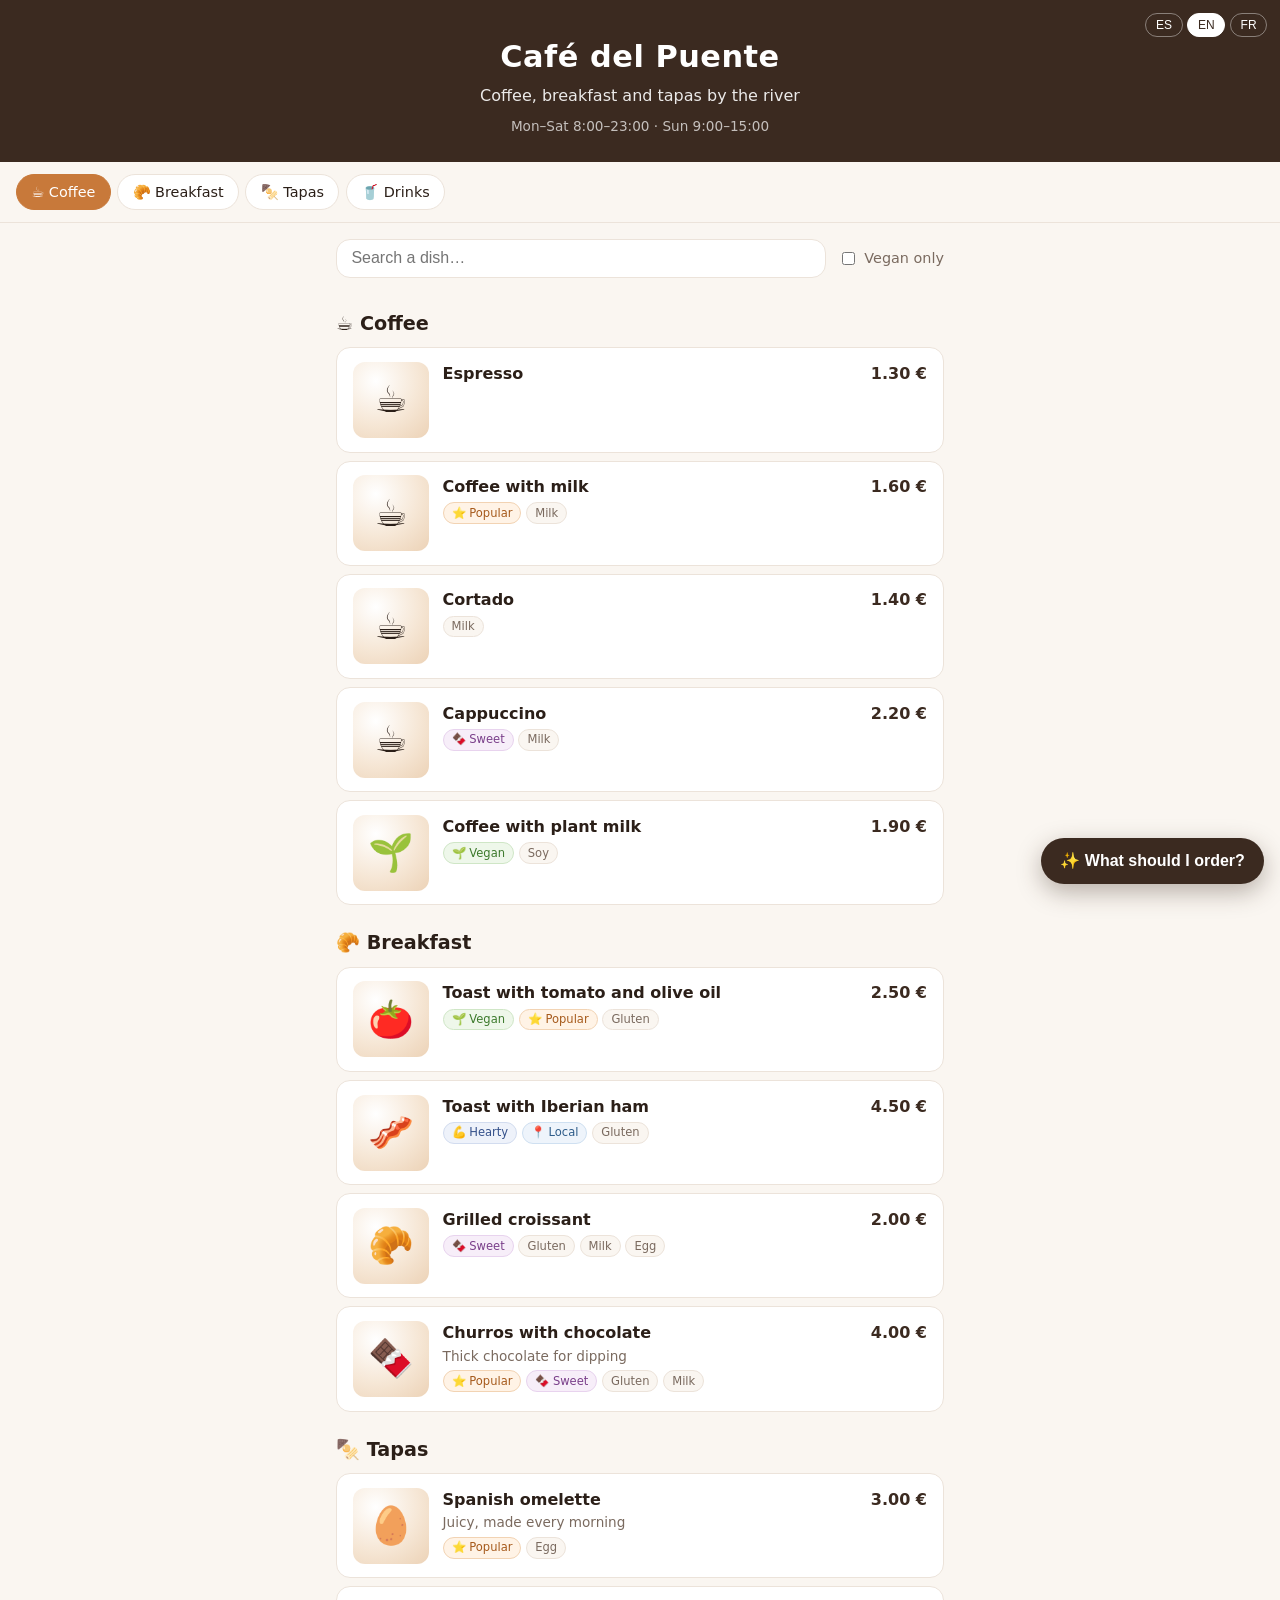
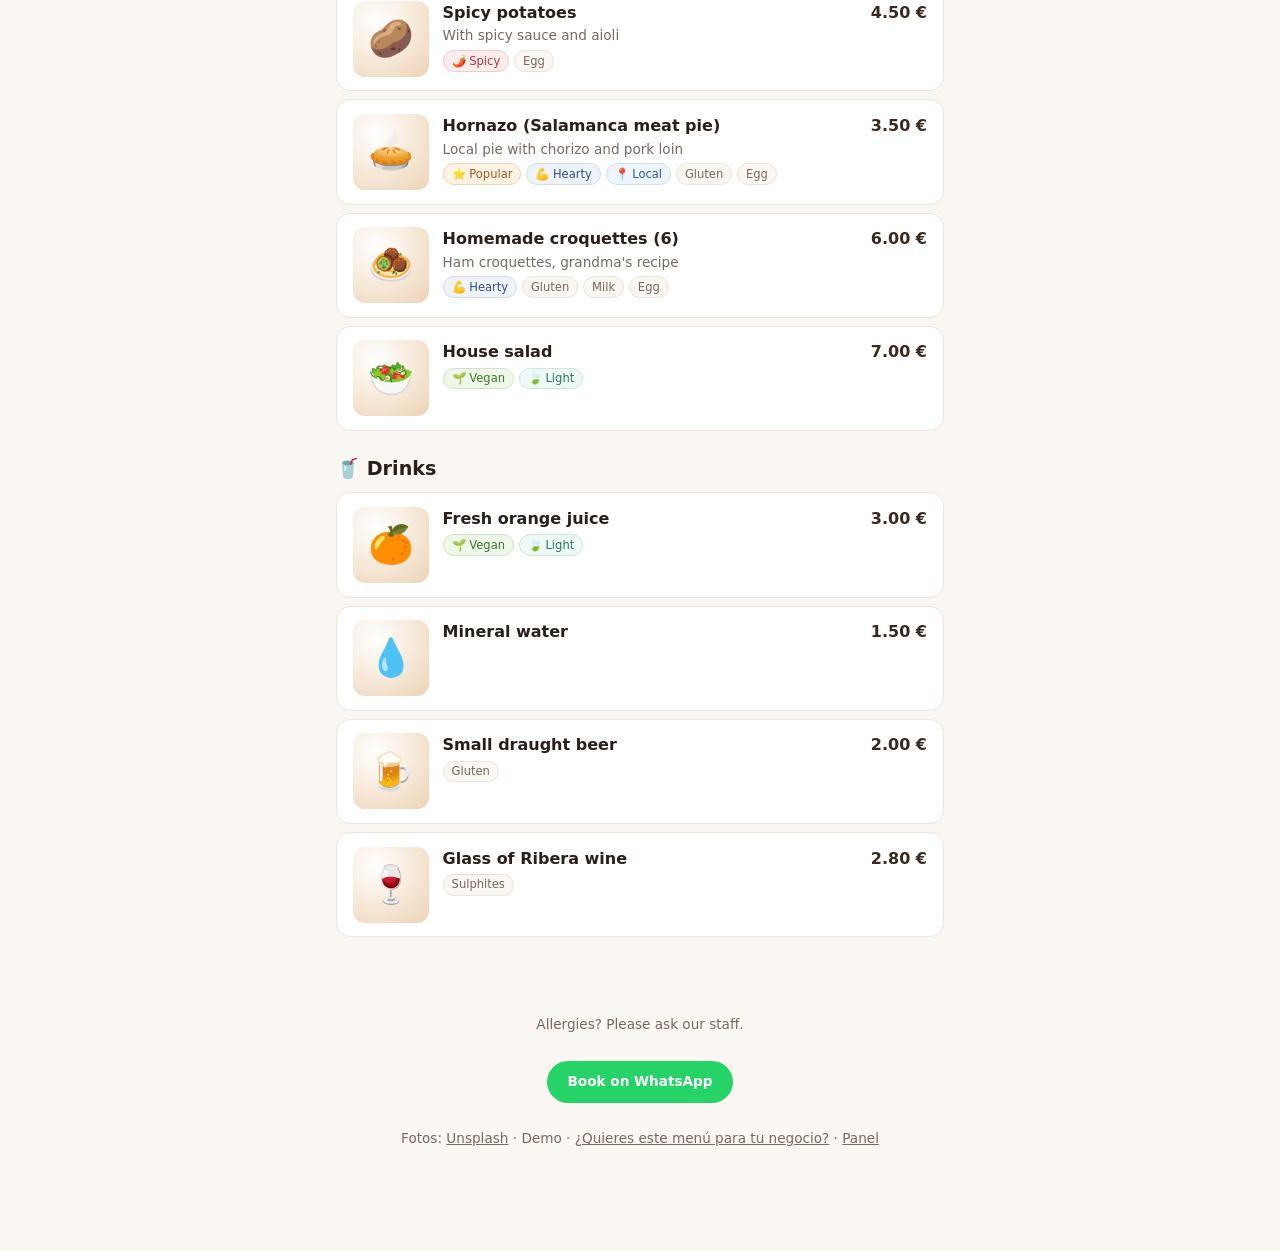
<file: index.html>
<!DOCTYPE html>
<html lang="es">
<head>
  <meta charset="UTF-8">
  <meta name="viewport" content="width=device-width, initial-scale=1.0">
  <meta name="description" content="Menú digital con código QR para cafeterías y bares. Multilingüe: español, inglés y francés.">
  <meta name="theme-color" content="#3b2a20">
  <title>Menú · Café del Puente</title>
  <link rel="stylesheet" href="style.css">
</head>
<body>
  <div id="draft-bar" class="draft-bar" hidden>
    <span id="draft-text"></span>
    <button id="draft-reset" type="button"></button>
  </div>

  <header class="hero">
    <div class="lang" role="group" aria-label="Idioma / Language / Langue">
      <button data-lang="es" aria-pressed="true">ES</button>
      <button data-lang="en" aria-pressed="false">EN</button>
      <button data-lang="fr" aria-pressed="false">FR</button>
    </div>
    <h1 id="cafe-name">Café del Puente</h1>
    <p id="cafe-tagline" class="tagline"></p>
    <p id="cafe-hours" class="hours"></p>
  </header>

  <nav class="tabs" id="tabs" aria-label="Categorías"></nav>

  <div class="tools">
    <input type="search" id="search" autocomplete="off">
    <label class="toggle">
      <input type="checkbox" id="vegan-only">
      <span id="vegan-label"></span>
    </label>
  </div>

  <main id="menu" aria-live="polite"></main>

  <footer class="footer">
    <p id="allergen-note"></p>
    <a id="whatsapp" class="whatsapp" target="_blank" rel="noopener"></a>
    <p class="credit">Fotos: <a href="https://unsplash.com" target="_blank" rel="noopener">Unsplash</a> · Demo · <a href="servicio.html">¿Quieres este menú para tu negocio?</a> · <a href="admin.html">Panel</a></p>
  </footer>

  <button id="ask-open" class="ask-open" type="button"></button>

  <section id="ask-panel" class="ask-panel" hidden aria-labelledby="ask-title">
    <header class="ask-head">
      <strong id="ask-title"></strong>
      <button id="ask-close" class="ask-close" type="button">✕</button>
    </header>
    <div id="ask-log" class="ask-log" aria-live="polite"></div>
    <form id="ask-form" class="ask-form">
      <input id="ask-input" type="text" autocomplete="off" maxlength="200">
      <button id="ask-send" type="submit"></button>
    </form>
  </section>

  <script src="menu-data.js"></script>
  <script src="assistant.js"></script>
  <script src="app.js"></script>
</body>
</html>
</file>
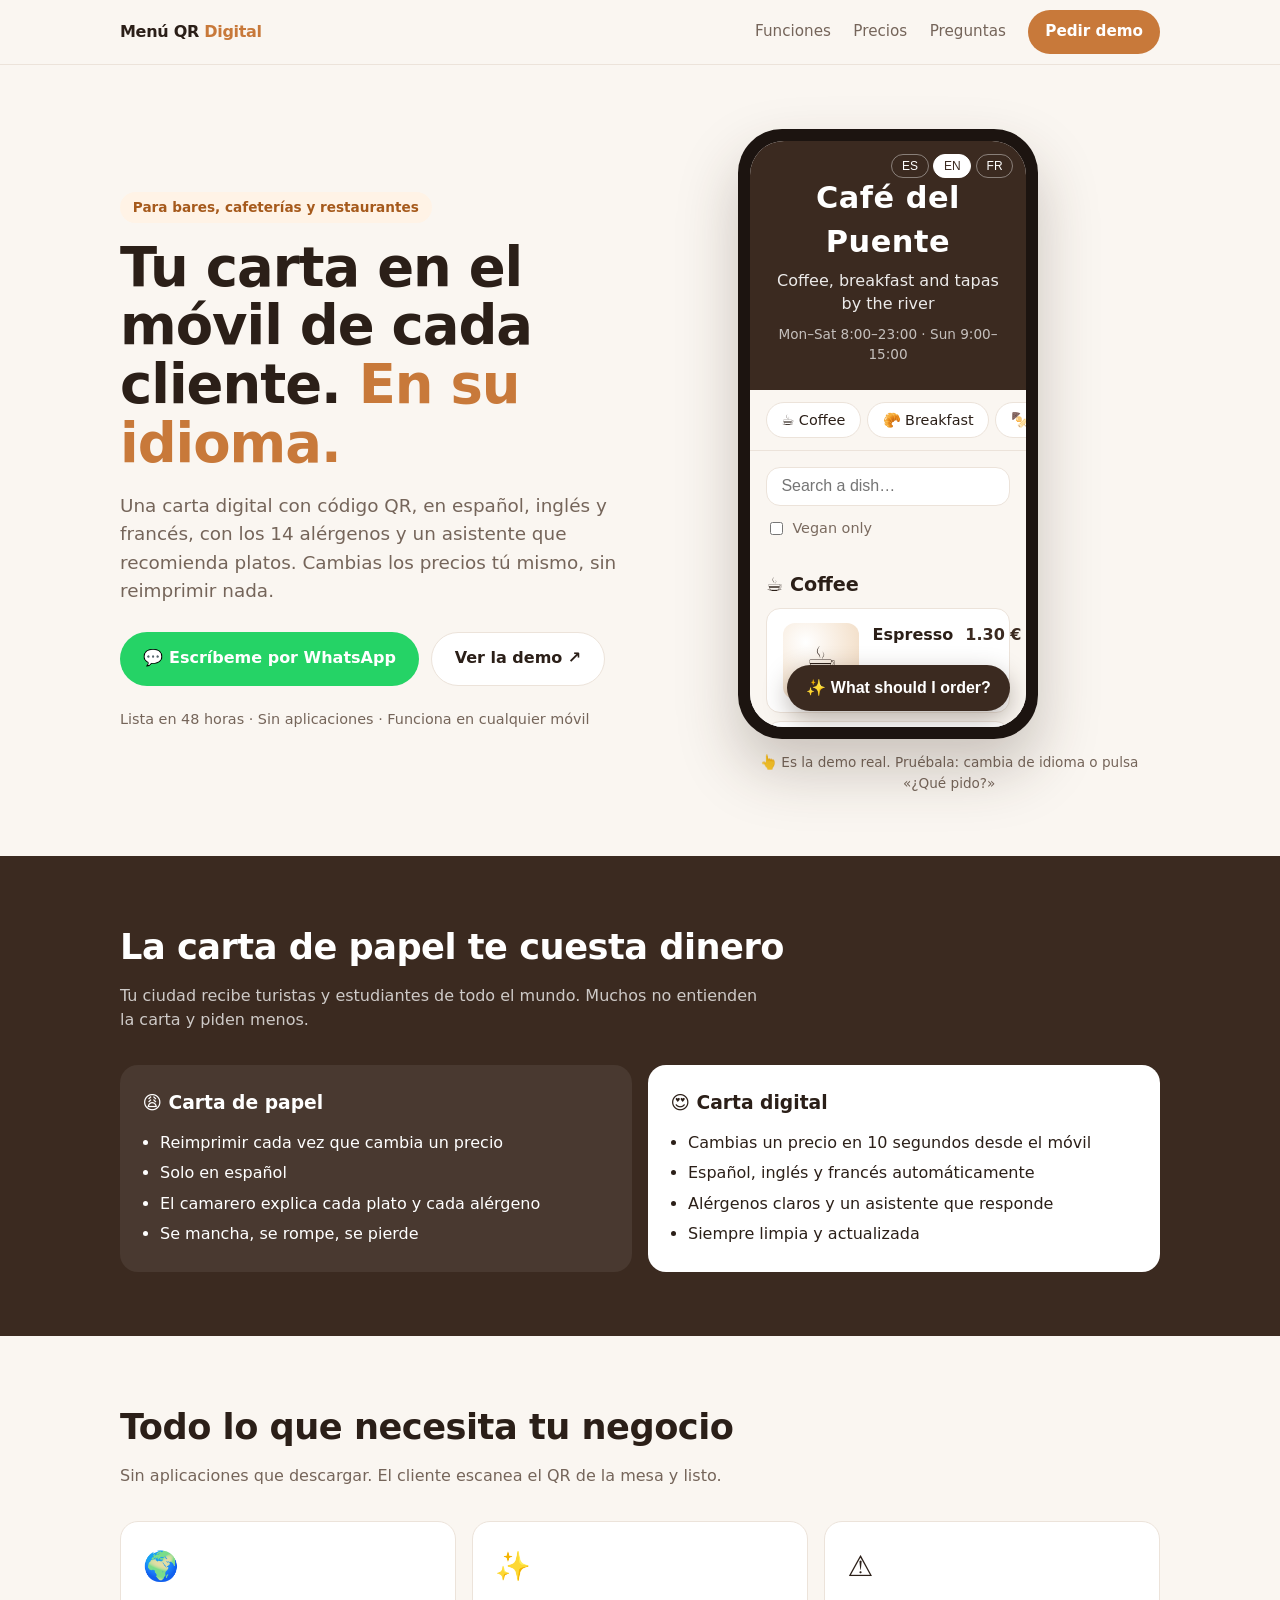
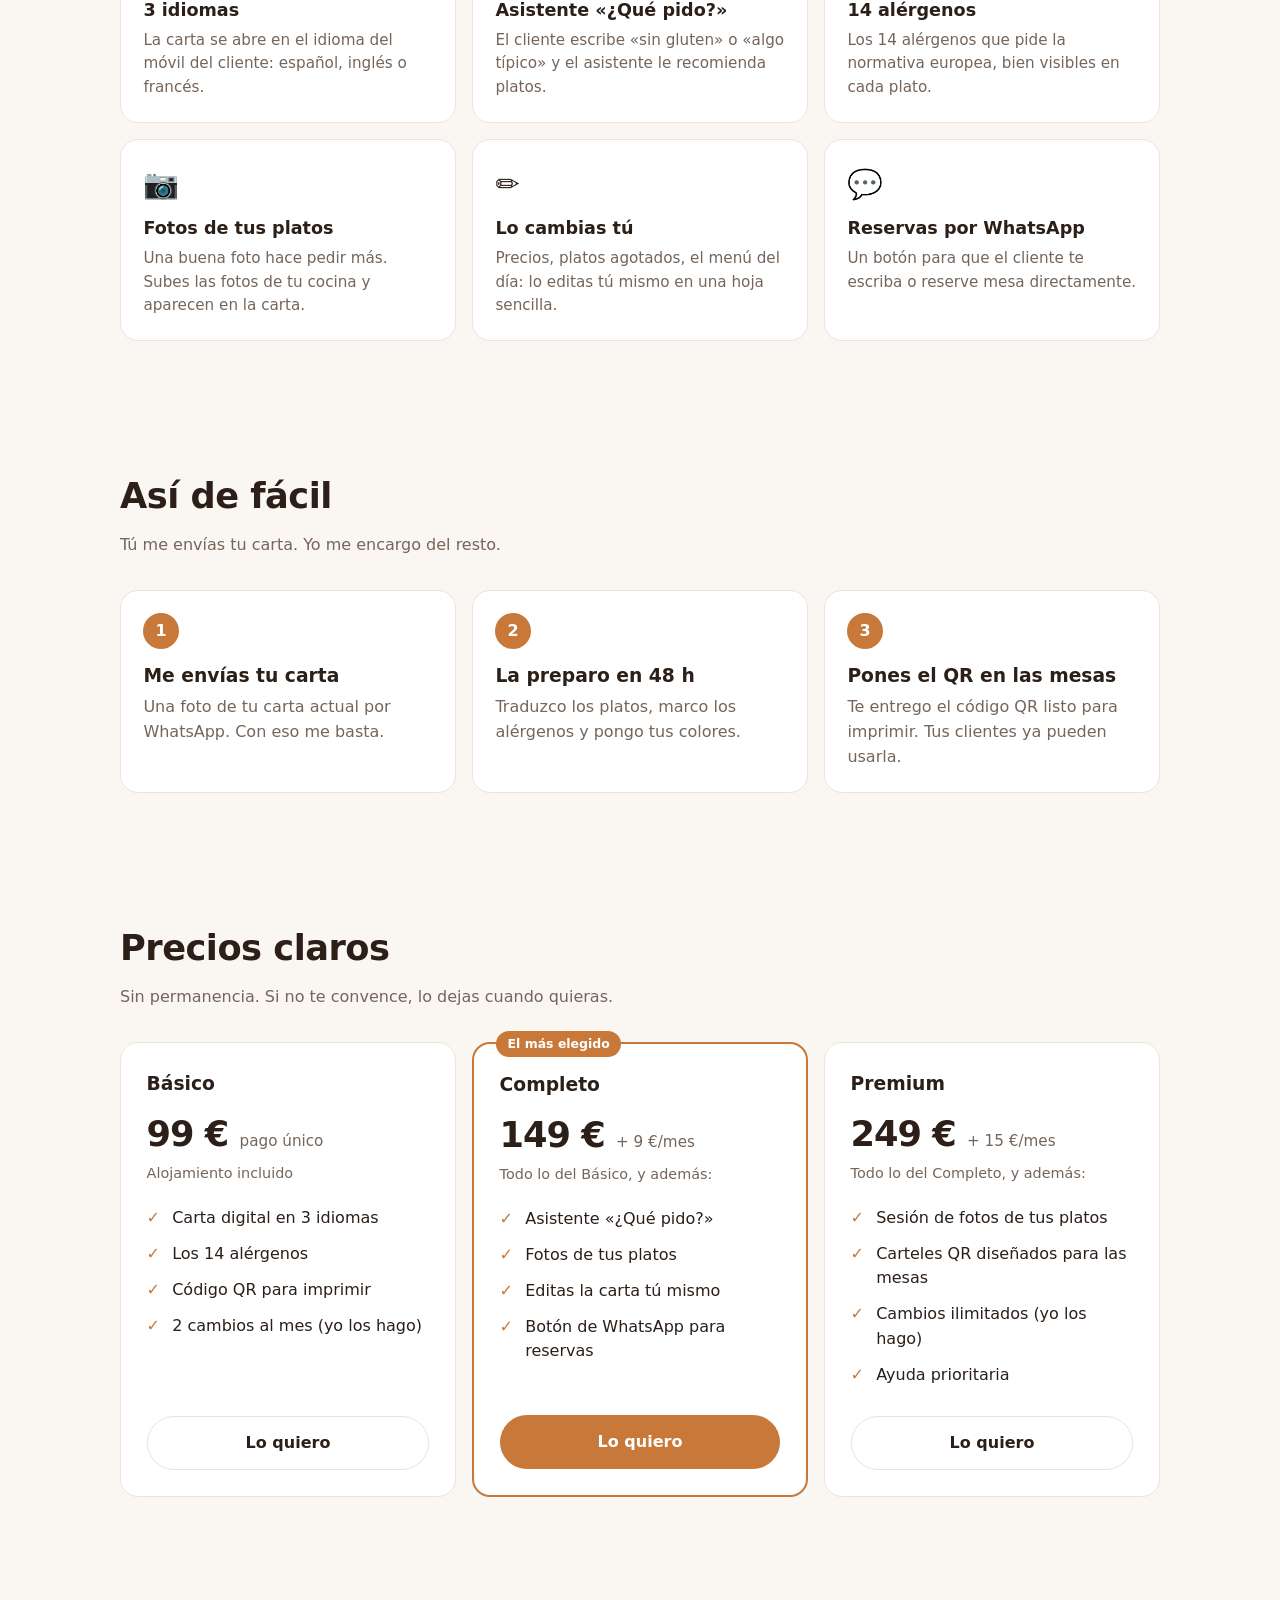
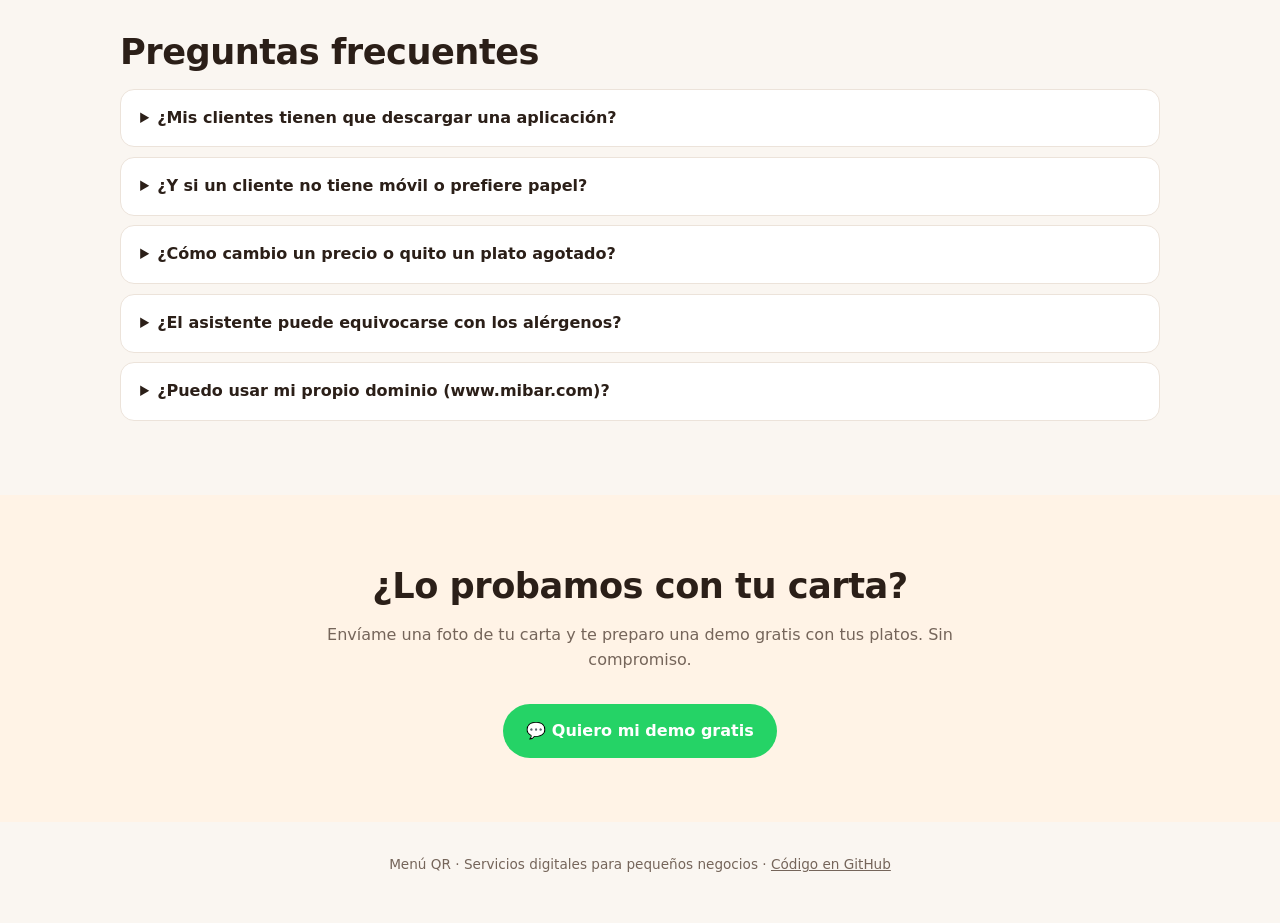
<file: servicio.html>
<!DOCTYPE html>
<html lang="es">
<head>
  <meta charset="UTF-8">
  <meta name="viewport" content="width=device-width, initial-scale=1.0">
  <meta name="description" content="Carta digital con código QR para bares, cafeterías y restaurantes. En 3 idiomas, con los 14 alérgenos y un asistente que recomienda platos.">
  <meta name="theme-color" content="#3b2a20">
  <title>Menú QR · Carta digital para bares y cafeterías</title>
  <style>
    :root {
      --bg: #faf6f1; --card: #fff; --ink: #2b1f18; --muted: #75655a;
      --brand: #3b2a20; --accent: #c8793a; --accent-soft: #fff3e6; --line: #ece3da; --radius: 18px;
    }
    * { box-sizing: border-box; }
    html { scroll-behavior: smooth; }
    body { margin: 0; font-family: system-ui, -apple-system, "Segoe UI", Roboto, sans-serif; color: var(--ink); background: var(--bg); line-height: 1.55; }
    a { color: inherit; }
    .wrap { max-width: 1080px; margin: 0 auto; padding: 0 1.25rem; }
    .btn { display: inline-block; text-decoration: none; font-weight: 600; border-radius: 999px; padding: .85rem 1.4rem; border: 1px solid transparent; }
    .btn.primary { background: var(--accent); color: #fff; }
    .btn.whats { background: #25d366; color: #fff; }
    .btn.ghost { border-color: var(--line); background: #fff; }

    nav { position: sticky; top: 0; z-index: 10; background: rgba(250,246,241,.92); backdrop-filter: blur(8px); border-bottom: 1px solid var(--line); }
    nav .wrap { display: flex; align-items: center; justify-content: space-between; height: 64px; }
    .logo { font-weight: 800; text-decoration: none; letter-spacing: -.3px; }
    .logo span { color: var(--accent); }
    nav .links { display: flex; gap: 1.4rem; align-items: center; font-size: .95rem; }
    nav .links a:not(.btn) { text-decoration: none; color: var(--muted); }
    nav .btn { padding: .55rem 1rem; }

    .hero { padding: 4rem 0 3rem; }
    .hero .wrap { display: grid; grid-template-columns: 1.15fr .85fr; gap: 3rem; align-items: center; }
    .kicker { display: inline-block; background: var(--accent-soft); color: #a65a1c; border-radius: 999px; padding: .3rem .8rem; font-size: .85rem; font-weight: 600; }
    h1 { font-size: clamp(2.1rem, 4.6vw, 3.4rem); line-height: 1.08; letter-spacing: -1px; margin: 1rem 0; }
    h1 em { font-style: normal; color: var(--accent); }
    .lead { font-size: 1.15rem; color: var(--muted); max-width: 34rem; }
    .cta-row { display: flex; gap: .75rem; flex-wrap: wrap; margin-top: 1.6rem; }
    .proof { margin-top: 1.4rem; font-size: .9rem; color: var(--muted); }

    .phone { justify-self: center; width: 300px; height: 610px; border-radius: 44px; background: #1c1410; padding: 12px; box-shadow: 0 30px 60px rgba(59,42,32,.25); position: relative; }
    .phone iframe { width: 100%; height: 100%; border: 0; border-radius: 34px; background: #fff; }
    .phone-note { text-align: center; font-size: .85rem; color: var(--muted); margin-top: .8rem; }

    section { padding: 4rem 0; }
    h2 { font-size: clamp(1.6rem, 3vw, 2.2rem); letter-spacing: -.5px; margin: 0 0 .6rem; }
    .sub { color: var(--muted); max-width: 40rem; margin: 0 0 2rem; }

    .problem { background: var(--brand); color: #fff; }
    .problem .sub { color: rgba(255,255,255,.75); }
    .vs { display: grid; grid-template-columns: 1fr 1fr; gap: 1rem; }
    .vs div { border-radius: var(--radius); padding: 1.4rem; }
    .vs .before { background: rgba(255,255,255,.07); }
    .vs .after { background: #fff; color: var(--ink); }
    .vs h3 { margin: 0 0 .7rem; }
    .vs ul { margin: 0; padding-left: 1.1rem; line-height: 1.9; }

    .features { display: grid; grid-template-columns: repeat(3, 1fr); gap: 1rem; }
    .feature { background: var(--card); border: 1px solid var(--line); border-radius: var(--radius); padding: 1.4rem; }
    .feature .ico { font-size: 1.8rem; }
    .feature h3 { margin: .5rem 0 .3rem; font-size: 1.1rem; }
    .feature p { margin: 0; color: var(--muted); font-size: .95rem; }

    .steps { display: grid; grid-template-columns: repeat(3, 1fr); gap: 1rem; counter-reset: s; }
    .step { counter-increment: s; background: var(--card); border: 1px solid var(--line); border-radius: var(--radius); padding: 1.4rem; }
    .step::before { content: counter(s); display: grid; place-items: center; width: 2.2rem; height: 2.2rem; border-radius: 999px; background: var(--accent); color: #fff; font-weight: 700; }
    .step h3 { margin: .8rem 0 .3rem; }
    .step p { margin: 0; color: var(--muted); }

    .plans { display: grid; grid-template-columns: repeat(3, 1fr); gap: 1rem; align-items: stretch; }
    .plan { background: var(--card); border: 1px solid var(--line); border-radius: var(--radius); padding: 1.6rem; display: flex; flex-direction: column; }
    .plan.best { border: 2px solid var(--accent); position: relative; }
    .plan.best::before { content: "El más elegido"; position: absolute; top: -.8rem; left: 1.4rem; background: var(--accent); color: #fff; font-size: .78rem; font-weight: 700; padding: .2rem .7rem; border-radius: 999px; }
    .plan h3 { margin: 0; }
    .price { font-size: 2.2rem; font-weight: 800; margin: .6rem 0 0; letter-spacing: -1px; }
    .price small { font-size: .95rem; font-weight: 500; color: var(--muted); letter-spacing: 0; }
    .monthly { color: var(--muted); font-size: .9rem; margin: 0 0 1rem; }
    .plan ul { list-style: none; padding: 0; margin: 0 0 1.4rem; flex: 1; }
    .plan li { padding: .35rem 0 .35rem 1.6rem; position: relative; }
    .plan li::before { content: "✓"; position: absolute; left: 0; color: var(--accent); font-weight: 800; }
    .plan .btn { text-align: center; }

    .faq details { background: var(--card); border: 1px solid var(--line); border-radius: 14px; padding: 1rem 1.2rem; margin-bottom: .6rem; }
    .faq summary { font-weight: 600; cursor: pointer; }
    .faq p { margin: .6rem 0 0; color: var(--muted); }

    .final { text-align: center; background: var(--accent-soft); }
    .final .sub { margin-left: auto; margin-right: auto; }
    footer { padding: 2rem 0 3rem; text-align: center; color: var(--muted); font-size: .85rem; }

    @media (max-width: 860px) {
      .hero .wrap { grid-template-columns: 1fr; }
      .features, .steps, .plans { grid-template-columns: 1fr; }
      .vs { grid-template-columns: 1fr; }
      nav .links a:not(.btn) { display: none; }
    }
  </style>
</head>
<body>
  <nav>
    <div class="wrap">
      <a class="logo" href="#">Menú QR <span>Digital</span></a>
      <div class="links">
        <a href="#funciones">Funciones</a>
        <a href="#precios">Precios</a>
        <a href="#preguntas">Preguntas</a>
        <a class="btn primary js-whatsapp" href="#">Pedir demo</a>
      </div>
    </div>
  </nav>

  <header class="hero">
    <div class="wrap">
      <div>
        <span class="kicker">Para bares, cafeterías y restaurantes</span>
        <h1>Tu carta en el móvil de cada cliente. <em>En su idioma.</em></h1>
        <p class="lead">Una carta digital con código QR, en español, inglés y francés, con los 14 alérgenos y un asistente que recomienda platos. Cambias los precios tú mismo, sin reimprimir nada.</p>
        <div class="cta-row">
          <a class="btn whats js-whatsapp" href="#">💬 Escríbeme por WhatsApp</a>
          <a class="btn ghost" href="index.html" target="_blank">Ver la demo ↗</a>
        </div>
        <p class="proof">Lista en 48 horas · Sin aplicaciones · Funciona en cualquier móvil</p>
      </div>
      <div>
        <div class="phone"><iframe src="index.html" title="Demo de la carta digital" loading="lazy"></iframe></div>
        <p class="phone-note">👆 Es la demo real. Pruébala: cambia de idioma o pulsa «¿Qué pido?»</p>
      </div>
    </div>
  </header>

  <section class="problem">
    <div class="wrap">
      <h2>La carta de papel te cuesta dinero</h2>
      <p class="sub">Tu ciudad recibe turistas y estudiantes de todo el mundo. Muchos no entienden la carta y piden menos.</p>
      <div class="vs">
        <div class="before">
          <h3>😩 Carta de papel</h3>
          <ul>
            <li>Reimprimir cada vez que cambia un precio</li>
            <li>Solo en español</li>
            <li>El camarero explica cada plato y cada alérgeno</li>
            <li>Se mancha, se rompe, se pierde</li>
          </ul>
        </div>
        <div class="after">
          <h3>😍 Carta digital</h3>
          <ul>
            <li>Cambias un precio en 10 segundos desde el móvil</li>
            <li>Español, inglés y francés automáticamente</li>
            <li>Alérgenos claros y un asistente que responde</li>
            <li>Siempre limpia y actualizada</li>
          </ul>
        </div>
      </div>
    </div>
  </section>

  <section id="funciones">
    <div class="wrap">
      <h2>Todo lo que necesita tu negocio</h2>
      <p class="sub">Sin aplicaciones que descargar. El cliente escanea el QR de la mesa y listo.</p>
      <div class="features">
        <div class="feature"><div class="ico">🌍</div><h3>3 idiomas</h3><p>La carta se abre en el idioma del móvil del cliente: español, inglés o francés.</p></div>
        <div class="feature"><div class="ico">✨</div><h3>Asistente «¿Qué pido?»</h3><p>El cliente escribe «sin gluten» o «algo típico» y el asistente le recomienda platos.</p></div>
        <div class="feature"><div class="ico">⚠️</div><h3>14 alérgenos</h3><p>Los 14 alérgenos que pide la normativa europea, bien visibles en cada plato.</p></div>
        <div class="feature"><div class="ico">📷</div><h3>Fotos de tus platos</h3><p>Una buena foto hace pedir más. Subes las fotos de tu cocina y aparecen en la carta.</p></div>
        <div class="feature"><div class="ico">✏️</div><h3>Lo cambias tú</h3><p>Precios, platos agotados, el menú del día: lo editas tú mismo en una hoja sencilla.</p></div>
        <div class="feature"><div class="ico">💬</div><h3>Reservas por WhatsApp</h3><p>Un botón para que el cliente te escriba o reserve mesa directamente.</p></div>
      </div>
    </div>
  </section>

  <section>
    <div class="wrap">
      <h2>Así de fácil</h2>
      <p class="sub">Tú me envías tu carta. Yo me encargo del resto.</p>
      <div class="steps">
        <div class="step"><h3>Me envías tu carta</h3><p>Una foto de tu carta actual por WhatsApp. Con eso me basta.</p></div>
        <div class="step"><h3>La preparo en 48 h</h3><p>Traduzco los platos, marco los alérgenos y pongo tus colores.</p></div>
        <div class="step"><h3>Pones el QR en las mesas</h3><p>Te entrego el código QR listo para imprimir. Tus clientes ya pueden usarla.</p></div>
      </div>
    </div>
  </section>

  <section id="precios">
    <div class="wrap">
      <h2>Precios claros</h2>
      <p class="sub">Sin permanencia. Si no te convence, lo dejas cuando quieras.</p>
      <div class="plans">
        <div class="plan">
          <h3>Básico</h3>
          <p class="price">99 € <small>pago único</small></p>
          <p class="monthly">Alojamiento incluido</p>
          <ul>
            <li>Carta digital en 3 idiomas</li>
            <li>Los 14 alérgenos</li>
            <li>Código QR para imprimir</li>
            <li>2 cambios al mes (yo los hago)</li>
          </ul>
          <a class="btn ghost js-whatsapp" data-plan="Básico" href="#">Lo quiero</a>
        </div>
        <div class="plan best">
          <h3>Completo</h3>
          <p class="price">149 € <small>+ 9 €/mes</small></p>
          <p class="monthly">Todo lo del Básico, y además:</p>
          <ul>
            <li>Asistente «¿Qué pido?»</li>
            <li>Fotos de tus platos</li>
            <li>Editas la carta tú mismo</li>
            <li>Botón de WhatsApp para reservas</li>
          </ul>
          <a class="btn primary js-whatsapp" data-plan="Completo" href="#">Lo quiero</a>
        </div>
        <div class="plan">
          <h3>Premium</h3>
          <p class="price">249 € <small>+ 15 €/mes</small></p>
          <p class="monthly">Todo lo del Completo, y además:</p>
          <ul>
            <li>Sesión de fotos de tus platos</li>
            <li>Carteles QR diseñados para las mesas</li>
            <li>Cambios ilimitados (yo los hago)</li>
            <li>Ayuda prioritaria</li>
          </ul>
          <a class="btn ghost js-whatsapp" data-plan="Premium" href="#">Lo quiero</a>
        </div>
      </div>
    </div>
  </section>

  <section id="preguntas" class="faq">
    <div class="wrap">
      <h2>Preguntas frecuentes</h2>
      <details><summary>¿Mis clientes tienen que descargar una aplicación?</summary><p>No. Escanean el QR con la cámara del móvil y la carta se abre en el navegador.</p></details>
      <details><summary>¿Y si un cliente no tiene móvil o prefiere papel?</summary><p>La carta digital se puede imprimir tal cual. Puedes tener las dos.</p></details>
      <details><summary>¿Cómo cambio un precio o quito un plato agotado?</summary><p>En el plan Completo y Premium lo cambias tú en una hoja sencilla, desde el móvil. En el Básico me escribes por WhatsApp y lo cambio yo.</p></details>
      <details><summary>¿El asistente puede equivocarse con los alérgenos?</summary><p>El asistente usa la información de alérgenos que tú indicas en la carta, y siempre recuerda al cliente que confirme con el personal.</p></details>
      <details><summary>¿Puedo usar mi propio dominio (www.mibar.com)?</summary><p>Sí. Si ya tienes dominio, la carta se puede poner en él.</p></details>
    </div>
  </section>

  <section class="final">
    <div class="wrap">
      <h2>¿Lo probamos con tu carta?</h2>
      <p class="sub">Envíame una foto de tu carta y te preparo una demo gratis con tus platos. Sin compromiso.</p>
      <a class="btn whats js-whatsapp" href="#">💬 Quiero mi demo gratis</a>
    </div>
  </section>

  <footer>
    Menú QR · Servicios digitales para pequeños negocios ·
    <a href="https://github.com/elalamiz605-tech/menu-qr-cafe">Código en GitHub</a>
  </footer>

  <script>
    // ✏️ Cambia aquí tu número de WhatsApp (con prefijo 34, sin + ni espacios)
    const MI_WHATSAPP = "34600000000";
    document.querySelectorAll(".js-whatsapp").forEach((a) => {
      const plan = a.dataset.plan;
      const msg = plan
        ? `Hola, me interesa la carta digital QR, plan ${plan}.`
        : "Hola, me interesa la carta digital QR para mi negocio.";
      a.href = `https://wa.me/${MI_WHATSAPP}?text=${encodeURIComponent(msg)}`;
      a.target = "_blank";
      a.rel = "noopener";
    });
  </script>
</body>
</html>
</file>
<file: style.css>
:root {
  --bg: #faf6f1;
  --card: #ffffff;
  --ink: #2b1f18;
  --muted: #7a6a5f;
  --brand: #3b2a20;
  --accent: #c8793a;
  --line: #ece3da;
  --radius: 14px;
}

* { box-sizing: border-box; }

body {
  margin: 0;
  font-family: system-ui, -apple-system, "Segoe UI", Roboto, sans-serif;
  background: var(--bg);
  color: var(--ink);
  line-height: 1.45;
}

.hero {
  background: var(--brand);
  color: #fff;
  padding: 2.2rem 1.25rem 1.6rem;
  text-align: center;
  position: relative;
}
.hero h1 { margin: 0 0 .3rem; font-size: 1.9rem; letter-spacing: .5px; }
.tagline { margin: 0; opacity: .9; }
.hours { margin: .6rem 0 0; font-size: .85rem; opacity: .7; }

.lang { position: absolute; top: .8rem; right: .8rem; display: flex; gap: .3rem; }
.lang button {
  background: transparent; color: #fff; border: 1px solid rgba(255,255,255,.4);
  border-radius: 999px; padding: .25rem .6rem; font-size: .75rem; cursor: pointer;
}
.lang button[aria-pressed="true"] { background: #fff; color: var(--brand); border-color: #fff; }

.tabs {
  position: sticky; top: 0; z-index: 5;
  display: flex; gap: .4rem; overflow-x: auto;
  padding: .75rem 1rem; background: var(--bg);
  border-bottom: 1px solid var(--line);
  scrollbar-width: none;
}
.tabs::-webkit-scrollbar { display: none; }
.tabs a {
  flex: 0 0 auto; text-decoration: none; color: var(--ink);
  background: var(--card); border: 1px solid var(--line);
  border-radius: 999px; padding: .4rem .9rem; font-size: .9rem; white-space: nowrap;
}
.tabs a.active { background: var(--accent); color: #fff; border-color: var(--accent); }

.tools {
  max-width: 640px; margin: 1rem auto 0; padding: 0 1rem;
  display: flex; gap: .75rem; align-items: center; flex-wrap: wrap;
}
#search {
  flex: 1 1 200px; padding: .6rem .9rem; font-size: 1rem;
  border: 1px solid var(--line); border-radius: var(--radius); background: var(--card);
}
.toggle { display: flex; align-items: center; gap: .4rem; font-size: .9rem; color: var(--muted); }

main { max-width: 640px; margin: 0 auto; padding: .5rem 1rem 2rem; }

.category { scroll-margin-top: 4rem; margin-top: 1.5rem; }
.category h2 { font-size: 1.2rem; margin: 0 0 .6rem; }

.item {
  background: var(--card); border: 1px solid var(--line); border-radius: var(--radius);
  padding: .85rem 1rem; margin-bottom: .5rem;
  display: flex; justify-content: space-between; gap: 1rem; align-items: flex-start;
}
.item-name { font-weight: 600; }
.item-meta { margin-top: .25rem; display: flex; flex-wrap: wrap; gap: .3rem; }
.badge {
  font-size: .72rem; padding: .1rem .5rem; border-radius: 999px;
  background: var(--bg); color: var(--muted); border: 1px solid var(--line);
}
.badge.popular { background: #fff3e6; color: #a65a1c; border-color: #f2d3b3; }
.badge.vegan { background: #eef7ea; color: #3c7a2c; border-color: #cfe6c6; }
.badge.spicy { background: #fdecec; color: #b23a3a; border-color: #f3c9c9; }
.price { font-weight: 700; color: var(--brand); white-space: nowrap; }

.empty { text-align: center; color: var(--muted); padding: 2rem 0; }

.footer { text-align: center; padding: 1.5rem 1rem 2.5rem; color: var(--muted); font-size: .85rem; }
.whatsapp {
  display: inline-block; margin: .8rem 0; padding: .7rem 1.3rem;
  background: #25d366; color: #fff; text-decoration: none; border-radius: 999px; font-weight: 600;
}
.credit a { color: var(--muted); }

@media print {
  .tabs, .tools, .lang, .whatsapp { display: none; }
  .hero { background: none; color: var(--ink); }
}

/* ---------- Fotos de los platos ---------- */
.item { justify-content: flex-start; align-items: stretch; gap: .85rem; }
.thumb {
  flex: 0 0 76px; width: 76px; height: 76px; border-radius: 12px; object-fit: cover;
}
.thumb-emoji {
  display: grid; place-items: center; font-size: 2.3rem;
  background: radial-gradient(circle at 30% 25%, #fff 0%, #f6e7d6 55%, #ecd2b6 100%);
}
.item-body { flex: 1; min-width: 0; }
.item-top { display: flex; justify-content: space-between; gap: .75rem; }
.item-desc { margin: .15rem 0 0; font-size: .85rem; color: var(--muted); }
.badge.sweet { background: #f7eef9; color: #7a3f8a; border-color: #e8d3ee; }
.badge.hearty { background: #eef2fa; color: #34508a; border-color: #d2dcef; }
.badge.light { background: #eef8f5; color: #2c7a66; border-color: #c9e8de; }
.item.flash { animation: flash 1.6s ease; }
@keyframes flash { 0%, 40% { box-shadow: 0 0 0 3px var(--accent); } 100% { box-shadow: 0 0 0 0 transparent; } }

/* ---------- Barra de vista previa ---------- */
.draft-bar {
  background: #fff3cd; color: #6b5300; font-size: .85rem; padding: .5rem 1rem;
  display: flex; justify-content: center; gap: .75rem; align-items: center; flex-wrap: wrap;
}
.draft-bar[hidden] { display: none; }
.draft-bar button { border: 1px solid #d9b94a; background: #fff; border-radius: 999px; padding: .2rem .7rem; cursor: pointer; }

/* ---------- Asistente ---------- */
.ask-open {
  position: fixed; right: 1rem; bottom: 1rem; z-index: 20;
  background: var(--brand); color: #fff; border: 0; border-radius: 999px;
  padding: .85rem 1.2rem; font-size: 1rem; font-weight: 600; cursor: pointer;
  box-shadow: 0 8px 24px rgba(59, 42, 32, .35);
}
.ask-open[hidden] { display: none; }
.ask-panel {
  position: fixed; inset: auto 0 0 0; z-index: 30; max-width: 520px; margin: 0 auto;
  height: min(78vh, 620px); background: var(--card);
  border-radius: 20px 20px 0 0; box-shadow: 0 -10px 40px rgba(0,0,0,.2);
  display: flex; flex-direction: column;
}
.ask-panel[hidden] { display: none; }
.ask-head {
  display: flex; justify-content: space-between; align-items: center;
  padding: .9rem 1rem; border-bottom: 1px solid var(--line);
}
.ask-close { border: 0; background: var(--bg); border-radius: 999px; width: 2rem; height: 2rem; cursor: pointer; }
.ask-log { flex: 1; overflow-y: auto; padding: 1rem; display: flex; flex-direction: column; gap: .7rem; }
.msg { max-width: 88%; padding: .65rem .85rem; border-radius: 14px; font-size: .95rem; }
.msg p { margin: 0 0 .4rem; }
.msg p:last-child { margin-bottom: 0; }
.msg.bot { background: var(--bg); align-self: flex-start; }
.msg.me { background: var(--accent); color: #fff; align-self: flex-end; }
.msg .note { font-size: .8rem; color: var(--muted); margin-top: .4rem; }
.chips { display: flex; flex-wrap: wrap; gap: .35rem; margin-top: .55rem; }
.chips.small { margin: 0 0 .4rem; }
.chip {
  border: 1px solid var(--line); background: #fff; color: var(--ink);
  border-radius: 999px; padding: .35rem .7rem; font-size: .85rem; cursor: pointer;
}
.chip.on { background: #fff3e6; border-color: #f2d3b3; color: #a65a1c; font-size: .75rem; padding: .15rem .55rem; cursor: default; }
.pick {
  display: flex; align-items: center; gap: .6rem; width: 100%; text-align: left;
  background: #fff; border: 1px solid var(--line); border-radius: 12px;
  padding: .55rem .7rem; margin-top: .4rem; cursor: pointer; font-size: .95rem; color: var(--ink);
}
.pick:hover { border-color: var(--accent); }
.pick-emoji { font-size: 1.4rem; }
.pick-name { flex: 1; font-weight: 600; }
.pick-price { font-weight: 700; color: var(--brand); }
.ask-form { display: flex; gap: .5rem; padding: .75rem; border-top: 1px solid var(--line); }
.ask-form input { flex: 1; padding: .65rem .9rem; border: 1px solid var(--line); border-radius: 999px; font-size: 1rem; }
.ask-form button { background: var(--accent); color: #fff; border: 0; border-radius: 999px; padding: 0 1.1rem; font-weight: 600; cursor: pointer; }
.footer { padding-bottom: 5.5rem; }
@media print { .ask-open, .ask-panel, .draft-bar { display: none !important; } }
.badge.local { background: #eef4fb; color: #2f5d8a; border-color: #cfe0f1; }
</file>
